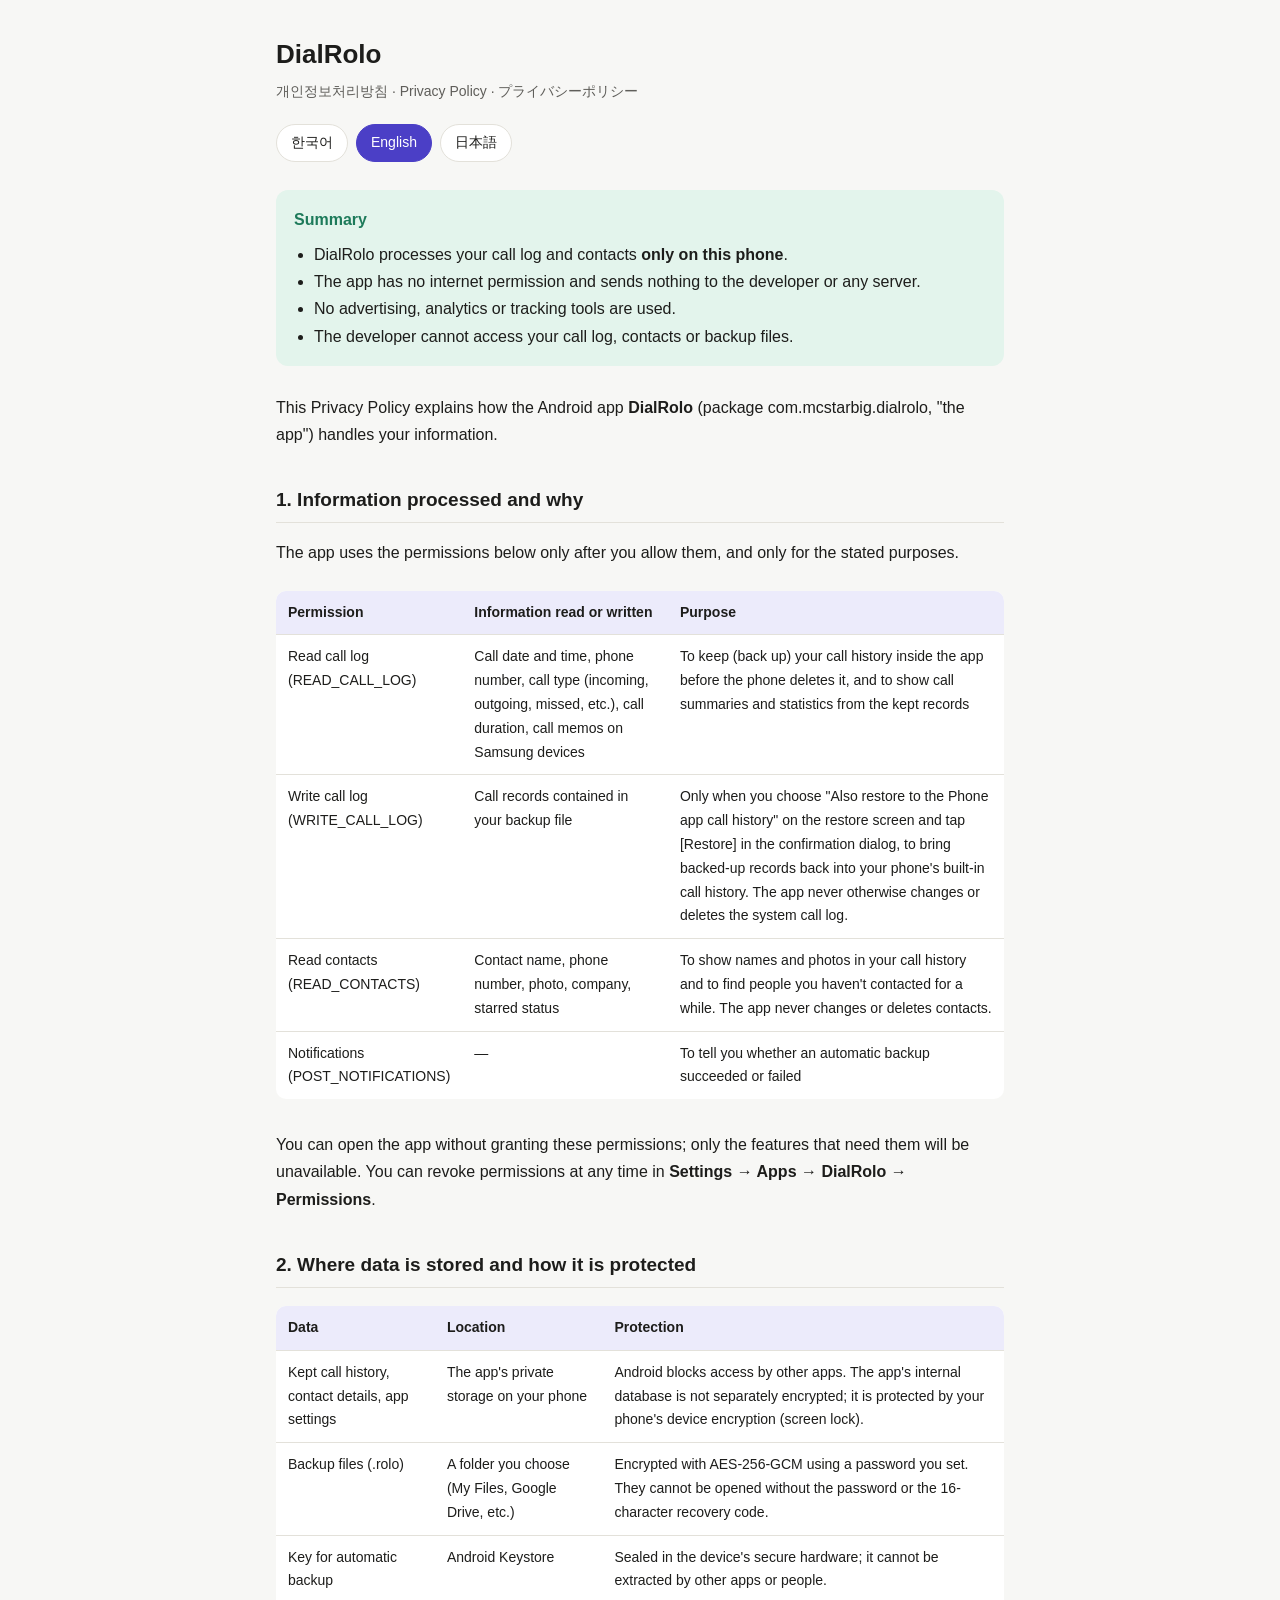
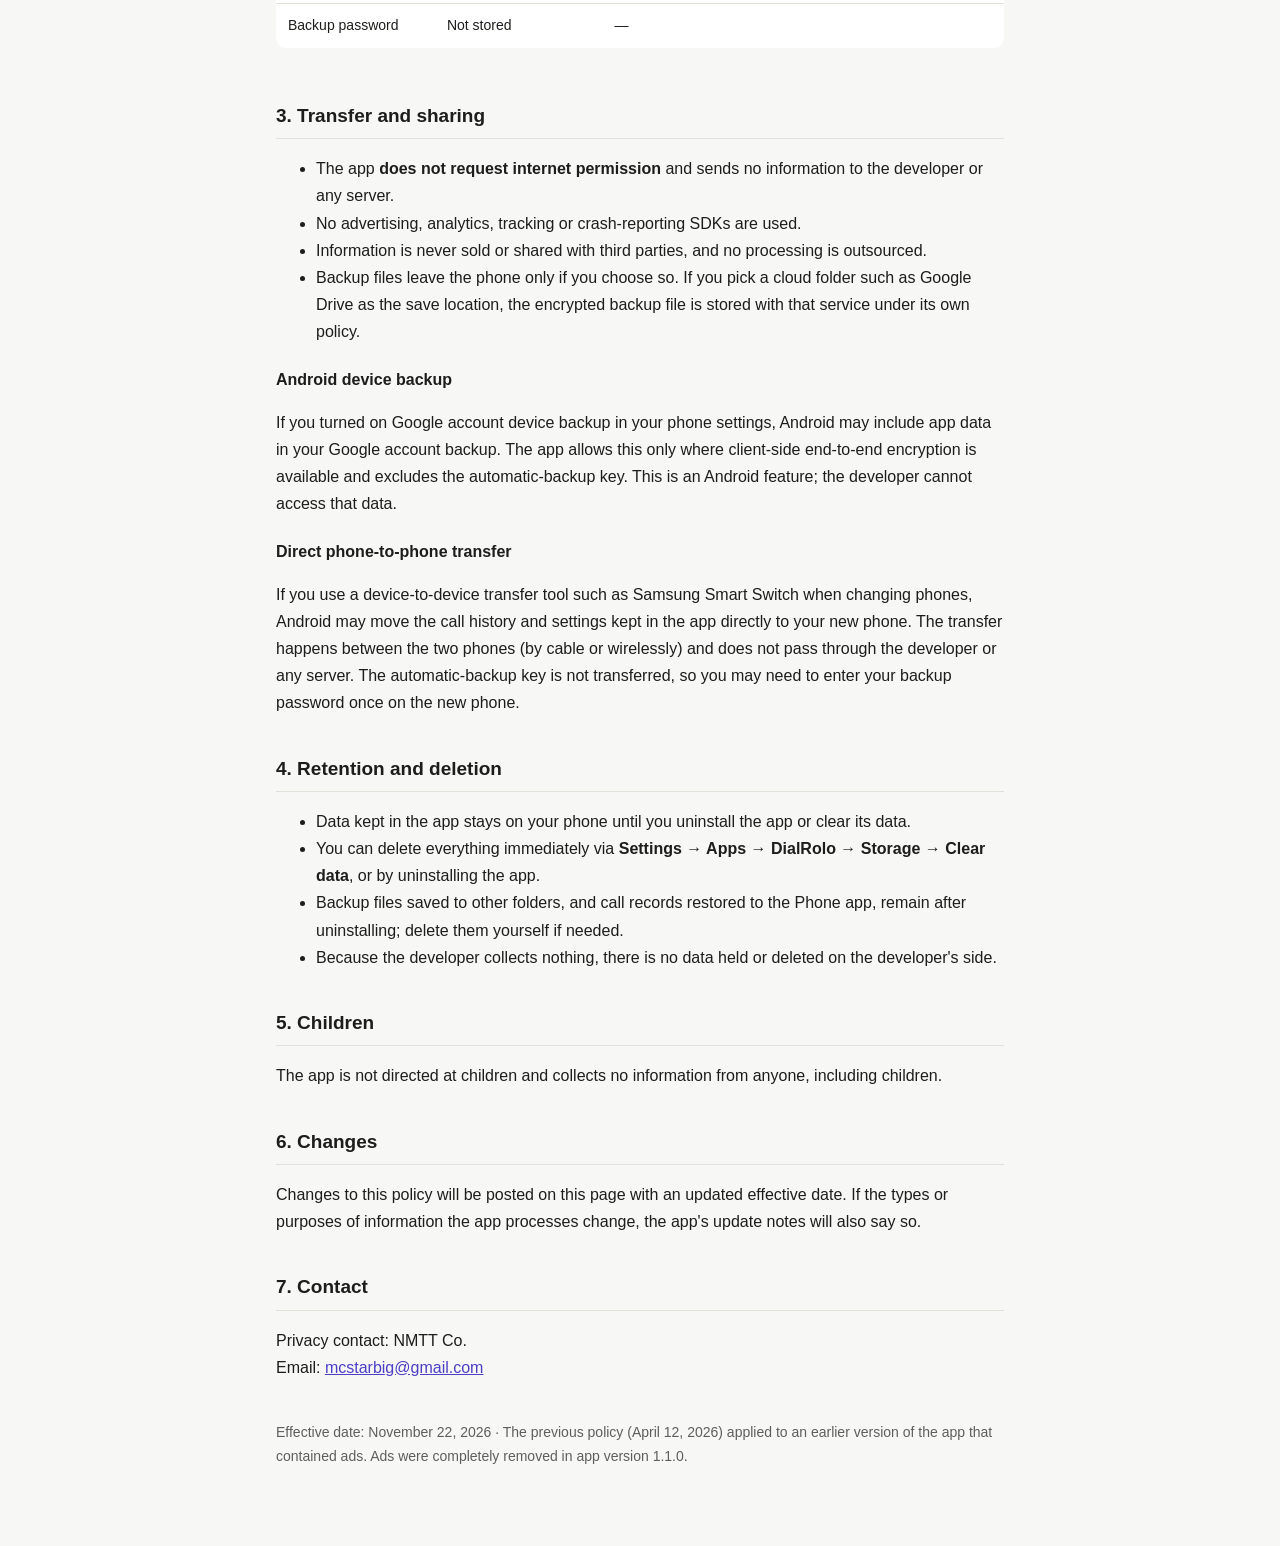
<file: index.html>
<!doctype html>
<html lang="ko">
<head>
<meta charset="utf-8">
<meta name="viewport" content="width=device-width, initial-scale=1">
<title>DialRolo 개인정보처리방침 · Privacy Policy</title>
<meta name="description" content="DialRolo 개인정보처리방침 / Privacy Policy / プライバシーポリシー">
<style>
:root{
  --bg:#f7f7f5; --card:#ffffff; --text:#1d1d1b; --muted:#5f5e5a; --line:#e3e1da;
  --accent:#4b3fc6; --accent-soft:#ecebfb; --ok:#1d7a5a; --ok-soft:#e3f4ec;
}
@media (prefers-color-scheme: dark){
  :root{
    --bg:#121212; --card:#1c1c1e; --text:#ececea; --muted:#a3a29c; --line:#2e2e30;
    --accent:#a59dff; --accent-soft:#25234a; --ok:#6fd3a8; --ok-soft:#163328;
  }
}
*{box-sizing:border-box}
body{margin:0;background:var(--bg);color:var(--text);
  font-family:-apple-system,BlinkMacSystemFont,"Pretendard","Apple SD Gothic Neo","Noto Sans KR","Noto Sans JP","Segoe UI",sans-serif;
  line-height:1.7;font-size:16px}
.wrap{max-width:760px;margin:0 auto;padding:32px 16px 64px}
header h1{font-size:26px;margin:0 0 4px}
header p{margin:0;color:var(--muted);font-size:14px}
.lang{display:flex;gap:8px;margin:20px 0 28px;flex-wrap:wrap}
.lang a{padding:6px 14px;border:1px solid var(--line);border-radius:999px;color:var(--text);text-decoration:none;font-size:14px;background:var(--card)}
.lang a.on{background:var(--accent);border-color:var(--accent);color:#fff}
section.doc{display:none}
section.doc.on{display:block}
.summary{background:var(--ok-soft);border-radius:12px;padding:16px 18px;margin:0 0 28px}
.summary strong{color:var(--ok)}
.summary ul{margin:8px 0 0;padding-left:20px}
h2{font-size:19px;margin:36px 0 10px;padding-bottom:6px;border-bottom:1px solid var(--line)}
h3{font-size:16px;margin:20px 0 6px}
table{width:100%;border-collapse:collapse;margin:8px 0 16px;font-size:14px;background:var(--card);border-radius:10px;overflow:hidden}
th,td{text-align:left;vertical-align:top;padding:10px 12px;border-bottom:1px solid var(--line)}
th{background:var(--accent-soft);font-weight:600}
tr:last-child td{border-bottom:none}
.tablewrap{overflow-x:auto}
.meta{color:var(--muted);font-size:14px;margin-top:40px}
a{color:var(--accent)}
</style>
</head>
<body>
<div class="wrap">
<header>
  <h1>DialRolo</h1>
  <p>개인정보처리방침 · Privacy Policy · プライバシーポリシー</p>
</header>

<nav class="lang" aria-label="Language">
  <a href="#ko" data-lang="ko">한국어</a>
  <a href="#en" data-lang="en">English</a>
  <a href="#ja" data-lang="ja">日本語</a>
</nav>

<!-- ===================== 한국어 ===================== -->
<section class="doc" id="ko" lang="ko">
  <div class="summary">
    <strong>요약</strong>
    <ul>
      <li>DialRolo는 통화기록과 연락처를 <b>이 휴대폰 안에서만</b> 처리합니다.</li>
      <li>앱에는 인터넷 권한이 없으며, 어떤 정보도 개발자나 외부 서버로 전송하지 않습니다.</li>
      <li>광고, 분석, 추적 도구를 사용하지 않습니다.</li>
      <li>개발자는 사용자의 통화기록, 연락처, 백업 파일에 접근할 수 없습니다.</li>
    </ul>
  </div>

  <p>이 개인정보처리방침은 Android 앱 <b>DialRolo</b>(패키지명 com.mcstarbig.dialrolo, 이하 "앱")가 사용자의 정보를 어떻게 다루는지 설명합니다.</p>

  <h2>1. 처리하는 정보와 목적</h2>
  <p>앱은 아래 권한을 사용자가 허용한 경우에만, 적힌 목적으로만 사용합니다.</p>
  <div class="tablewrap"><table>
    <tr><th>권한</th><th>읽거나 쓰는 정보</th><th>목적</th></tr>
    <tr><td>통화기록 읽기<br>(READ_CALL_LOG)</td><td>통화 날짜·시간, 상대방 번호, 통화 종류(수신·발신·부재중 등), 통화 시간, 삼성 기기의 통화 메모</td><td>휴대폰의 통화기록이 지워지기 전에 앱 안에 계속 보관(백업)하고, 보관한 기록으로 통화 요약과 통계를 보여 주기 위해</td></tr>
    <tr><td>통화기록 쓰기<br>(WRITE_CALL_LOG)</td><td>백업 파일에 담긴 통화기록</td><td>사용자가 복원 화면에서 "전화 앱 통화기록에도 복원"을 선택하고 확인 창에서 [복원]을 누른 경우에만, 백업한 기록을 휴대폰 기본 전화 앱의 통화기록에 되살리기 위해. 그 외에는 시스템 통화기록을 수정하거나 삭제하지 않습니다.</td></tr>
    <tr><td>연락처 읽기<br>(READ_CONTACTS)</td><td>연락처 이름, 전화번호, 사진, 회사명, 즐겨찾기 여부</td><td>통화기록에 상대방 이름과 사진을 표시하고, 한동안 연락하지 않은 사람을 찾아 주기 위해. 연락처를 수정하거나 삭제하지 않습니다.</td></tr>
    <tr><td>알림<br>(POST_NOTIFICATIONS)</td><td>—</td><td>자동 백업 결과(성공·실패)를 알려 주기 위해</td></tr>
  </table></div>
  <p>권한을 허용하지 않아도 앱을 열 수 있으며, 해당 권한이 필요한 기능만 사용할 수 없습니다. 권한은 언제든 휴대폰 <b>설정 → 애플리케이션 → DialRolo → 권한</b>에서 철회할 수 있습니다.</p>

  <h2>2. 저장 위치와 보호</h2>
  <div class="tablewrap"><table>
    <tr><th>정보</th><th>저장 위치</th><th>보호 방식</th></tr>
    <tr><td>보관한 통화기록, 연락처 정보, 앱 설정</td><td>휴대폰 안의 앱 전용 저장 공간</td><td>Android가 다른 앱의 접근을 차단합니다. 앱 내부 데이터베이스 자체는 별도로 암호화하지 않으며, 휴대폰의 기기 암호화(화면 잠금)로 보호됩니다.</td></tr>
    <tr><td>백업 파일(.rolo)</td><td>사용자가 직접 고른 폴더(내 파일, 구글 드라이브 등)</td><td>사용자가 정한 비밀번호로 AES-256-GCM 암호화됩니다. 비밀번호나 16자리 복구 코드 없이는 열 수 없습니다.</td></tr>
    <tr><td>자동 백업용 열쇠</td><td>Android Keystore</td><td>기기 보안 영역에 봉인되어 다른 앱이나 사람이 꺼낼 수 없습니다.</td></tr>
    <tr><td>백업 비밀번호</td><td>저장하지 않음</td><td>—</td></tr>
  </table></div>

  <h2>3. 외부 전송과 제3자 제공</h2>
  <ul>
    <li>앱은 <b>인터넷 권한을 요청하지 않으며</b>, 개발자나 외부 서버로 어떤 정보도 전송하지 않습니다.</li>
    <li>광고, 분석, 추적, 크래시 보고 도구(SDK)를 사용하지 않습니다.</li>
    <li>정보를 판매하거나 제3자에게 제공하지 않으며, 처리를 위탁하지 않습니다.</li>
    <li>백업 파일을 다른 곳으로 옮기는 것은 사용자가 직접 선택한 경우에만 이루어집니다. 사용자가 구글 드라이브 같은 클라우드 폴더를 저장 위치로 고르면, 암호화된 백업 파일이 그 서비스에 저장되며 해당 서비스의 정책이 적용됩니다.</li>
  </ul>

  <h3>Android 기기 백업</h3>
  <p>휴대폰 설정에서 Google 계정의 기기 백업을 켠 경우, Android 운영체제가 앱 데이터를 사용자의 Google 계정 백업에 포함할 수 있습니다. 앱은 이 백업을 기기 측 종단간 암호화가 가능한 경우에만 허용하며, 자동 백업용 열쇠는 제외합니다. 이 기능은 Android가 제공하는 것으로 개발자는 해당 데이터에 접근할 수 없습니다.</p>

  <h3>휴대폰 간 직접 이전</h3>
  <p>휴대폰을 바꿀 때 Samsung Smart Switch 같은 기기 간 이전 기능을 사용하면, Android가 앱에 보관된 통화기록과 설정을 새 휴대폰으로 직접 옮길 수 있습니다. 이 전송은 두 휴대폰 사이(케이블 또는 무선)에서 이루어지며 개발자나 외부 서버를 거치지 않습니다. 자동 백업용 열쇠는 옮겨지지 않으므로, 새 휴대폰에서는 백업 비밀번호를 한 번 다시 입력해야 할 수 있습니다.</p>

  <h2>4. 보관 기간과 삭제</h2>
  <ul>
    <li>앱에 보관한 정보는 사용자가 앱을 삭제하거나 앱 데이터를 지울 때까지 휴대폰에 남습니다.</li>
    <li>휴대폰 <b>설정 → 애플리케이션 → DialRolo → 저장공간 → 데이터 삭제</b> 또는 앱 삭제로 모든 정보를 즉시 지울 수 있습니다.</li>
    <li>사용자가 다른 폴더에 저장한 백업 파일과, 전화 앱으로 복원한 통화기록은 앱을 삭제해도 남으므로 필요하면 직접 지워야 합니다.</li>
    <li>개발자는 정보를 수집하지 않으므로 개발자 측에서 보관하거나 파기할 정보가 없습니다.</li>
  </ul>

  <h2>5. 아동의 개인정보</h2>
  <p>앱은 아동을 대상으로 하지 않으며, 아동을 포함한 누구의 정보도 수집하지 않습니다.</p>

  <h2>6. 방침의 변경</h2>
  <p>이 방침이 바뀌면 이 페이지에 게시하고 아래 시행일을 갱신합니다. 앱이 처리하는 정보의 종류나 목적이 바뀌는 경우에는 앱 업데이트 내용에도 안내합니다.</p>

  <h2>7. 문의</h2>
  <p>개인정보 보호책임자: NMTT Co.<br>
  이메일: <a href="mailto:mcstarbig@gmail.com">mcstarbig@gmail.com</a></p>

  <p class="meta">시행일: 2026년 11월 22일 · 이전 방침(2026년 4월 12일)은 광고를 포함하던 이전 버전의 앱에 해당합니다. 앱 1.1.0부터 광고가 완전히 제거되었습니다.</p>
</section>

<!-- ===================== English ===================== -->
<section class="doc" id="en" lang="en">
  <div class="summary">
    <strong>Summary</strong>
    <ul>
      <li>DialRolo processes your call log and contacts <b>only on this phone</b>.</li>
      <li>The app has no internet permission and sends nothing to the developer or any server.</li>
      <li>No advertising, analytics or tracking tools are used.</li>
      <li>The developer cannot access your call log, contacts or backup files.</li>
    </ul>
  </div>

  <p>This Privacy Policy explains how the Android app <b>DialRolo</b> (package com.mcstarbig.dialrolo, "the app") handles your information.</p>

  <h2>1. Information processed and why</h2>
  <p>The app uses the permissions below only after you allow them, and only for the stated purposes.</p>
  <div class="tablewrap"><table>
    <tr><th>Permission</th><th>Information read or written</th><th>Purpose</th></tr>
    <tr><td>Read call log<br>(READ_CALL_LOG)</td><td>Call date and time, phone number, call type (incoming, outgoing, missed, etc.), call duration, call memos on Samsung devices</td><td>To keep (back up) your call history inside the app before the phone deletes it, and to show call summaries and statistics from the kept records</td></tr>
    <tr><td>Write call log<br>(WRITE_CALL_LOG)</td><td>Call records contained in your backup file</td><td>Only when you choose "Also restore to the Phone app call history" on the restore screen and tap [Restore] in the confirmation dialog, to bring backed-up records back into your phone's built-in call history. The app never otherwise changes or deletes the system call log.</td></tr>
    <tr><td>Read contacts<br>(READ_CONTACTS)</td><td>Contact name, phone number, photo, company, starred status</td><td>To show names and photos in your call history and to find people you haven't contacted for a while. The app never changes or deletes contacts.</td></tr>
    <tr><td>Notifications<br>(POST_NOTIFICATIONS)</td><td>—</td><td>To tell you whether an automatic backup succeeded or failed</td></tr>
  </table></div>
  <p>You can open the app without granting these permissions; only the features that need them will be unavailable. You can revoke permissions at any time in <b>Settings → Apps → DialRolo → Permissions</b>.</p>

  <h2>2. Where data is stored and how it is protected</h2>
  <div class="tablewrap"><table>
    <tr><th>Data</th><th>Location</th><th>Protection</th></tr>
    <tr><td>Kept call history, contact details, app settings</td><td>The app's private storage on your phone</td><td>Android blocks access by other apps. The app's internal database is not separately encrypted; it is protected by your phone's device encryption (screen lock).</td></tr>
    <tr><td>Backup files (.rolo)</td><td>A folder you choose (My Files, Google Drive, etc.)</td><td>Encrypted with AES-256-GCM using a password you set. They cannot be opened without the password or the 16-character recovery code.</td></tr>
    <tr><td>Key for automatic backup</td><td>Android Keystore</td><td>Sealed in the device's secure hardware; it cannot be extracted by other apps or people.</td></tr>
    <tr><td>Backup password</td><td>Not stored</td><td>—</td></tr>
  </table></div>

  <h2>3. Transfer and sharing</h2>
  <ul>
    <li>The app <b>does not request internet permission</b> and sends no information to the developer or any server.</li>
    <li>No advertising, analytics, tracking or crash-reporting SDKs are used.</li>
    <li>Information is never sold or shared with third parties, and no processing is outsourced.</li>
    <li>Backup files leave the phone only if you choose so. If you pick a cloud folder such as Google Drive as the save location, the encrypted backup file is stored with that service under its own policy.</li>
  </ul>

  <h3>Android device backup</h3>
  <p>If you turned on Google account device backup in your phone settings, Android may include app data in your Google account backup. The app allows this only where client-side end-to-end encryption is available and excludes the automatic-backup key. This is an Android feature; the developer cannot access that data.</p>

  <h3>Direct phone-to-phone transfer</h3>
  <p>If you use a device-to-device transfer tool such as Samsung Smart Switch when changing phones, Android may move the call history and settings kept in the app directly to your new phone. The transfer happens between the two phones (by cable or wirelessly) and does not pass through the developer or any server. The automatic-backup key is not transferred, so you may need to enter your backup password once on the new phone.</p>

  <h2>4. Retention and deletion</h2>
  <ul>
    <li>Data kept in the app stays on your phone until you uninstall the app or clear its data.</li>
    <li>You can delete everything immediately via <b>Settings → Apps → DialRolo → Storage → Clear data</b>, or by uninstalling the app.</li>
    <li>Backup files saved to other folders, and call records restored to the Phone app, remain after uninstalling; delete them yourself if needed.</li>
    <li>Because the developer collects nothing, there is no data held or deleted on the developer's side.</li>
  </ul>

  <h2>5. Children</h2>
  <p>The app is not directed at children and collects no information from anyone, including children.</p>

  <h2>6. Changes</h2>
  <p>Changes to this policy will be posted on this page with an updated effective date. If the types or purposes of information the app processes change, the app's update notes will also say so.</p>

  <h2>7. Contact</h2>
  <p>Privacy contact: NMTT Co.<br>
  Email: <a href="mailto:mcstarbig@gmail.com">mcstarbig@gmail.com</a></p>

  <p class="meta">Effective date: November 22, 2026 · The previous policy (April 12, 2026) applied to an earlier version of the app that contained ads. Ads were completely removed in app version 1.1.0.</p>
</section>

<!-- ===================== 日本語 ===================== -->
<section class="doc" id="ja" lang="ja">
  <div class="summary">
    <strong>概要</strong>
    <ul>
      <li>DialRolo は通話履歴と連絡先を<b>この端末の中だけ</b>で処理します。</li>
      <li>アプリにはインターネット権限がなく、開発者や外部サーバーへ情報を送信しません。</li>
      <li>広告、分析、トラッキングのツールは使用しません。</li>
      <li>開発者はユーザーの通話履歴、連絡先、バックアップファイルにアクセスできません。</li>
    </ul>
  </div>

  <p>本プライバシーポリシーは、Android アプリ <b>DialRolo</b>(パッケージ名 com.mcstarbig.dialrolo、以下「本アプリ」)がユーザーの情報をどのように扱うかを説明します。</p>

  <h2>1. 処理する情報と目的</h2>
  <p>本アプリは、ユーザーが許可した場合にのみ、以下の目的に限って権限を使用します。</p>
  <div class="tablewrap"><table>
    <tr><th>権限</th><th>読み取り・書き込みする情報</th><th>目的</th></tr>
    <tr><td>通話履歴の読み取り<br>(READ_CALL_LOG)</td><td>通話の日時、相手の電話番号、通話の種類(着信・発信・不在着信など)、通話時間、Samsung 端末の通話メモ</td><td>端末の通話履歴が削除される前にアプリ内に保管(バックアップ)し、保管した記録から通話の概要と統計を表示するため</td></tr>
    <tr><td>通話履歴の書き込み<br>(WRITE_CALL_LOG)</td><td>バックアップファイルに含まれる通話履歴</td><td>復元画面で「電話アプリの通話履歴にも復元」を選び、確認画面で[復元]を押した場合に限り、バックアップした履歴を端末の標準電話アプリに戻すため。それ以外でシステムの通話履歴を変更・削除することはありません。</td></tr>
    <tr><td>連絡先の読み取り<br>(READ_CONTACTS)</td><td>連絡先の名前、電話番号、写真、会社名、お気に入り</td><td>通話履歴に相手の名前と写真を表示し、しばらく連絡していない人を見つけるため。連絡先を変更・削除することはありません。</td></tr>
    <tr><td>通知<br>(POST_NOTIFICATIONS)</td><td>—</td><td>自動バックアップの結果(成功・失敗)をお知らせするため</td></tr>
  </table></div>
  <p>権限を許可しなくてもアプリは開けますが、その権限が必要な機能は使えません。権限は端末の<b>設定 → アプリ → DialRolo → 権限</b>からいつでも取り消せます。</p>

  <h2>2. 保存場所と保護</h2>
  <div class="tablewrap"><table>
    <tr><th>情報</th><th>保存場所</th><th>保護方法</th></tr>
    <tr><td>保管した通話履歴、連絡先情報、アプリ設定</td><td>端末内のアプリ専用領域</td><td>Android が他のアプリからのアクセスを遮断します。アプリ内部のデータベース自体は個別に暗号化しておらず、端末の暗号化(画面ロック)で保護されます。</td></tr>
    <tr><td>バックアップファイル(.rolo)</td><td>ユーザーが選んだフォルダ(マイファイル、Google ドライブなど)</td><td>ユーザーが設定したパスワードで AES-256-GCM により暗号化されます。パスワードまたは16桁の復旧コードがなければ開けません。</td></tr>
    <tr><td>自動バックアップ用の鍵</td><td>Android Keystore</td><td>端末のセキュア領域に封印され、他のアプリや人が取り出すことはできません。</td></tr>
    <tr><td>バックアップのパスワード</td><td>保存しません</td><td>—</td></tr>
  </table></div>

  <h2>3. 外部送信と第三者提供</h2>
  <ul>
    <li>本アプリは<b>インターネット権限を要求せず</b>、開発者や外部サーバーへ情報を送信しません。</li>
    <li>広告、分析、トラッキング、クラッシュレポートの SDK は使用しません。</li>
    <li>情報を販売したり第三者に提供したりせず、処理の委託も行いません。</li>
    <li>バックアップファイルを他の場所へ移すのは、ユーザー自身が選んだ場合だけです。Google ドライブなどのクラウドフォルダを保存先に選んだ場合、暗号化されたバックアップファイルはそのサービスに保存され、そのサービスのポリシーが適用されます。</li>
  </ul>

  <h3>Android の端末バックアップ</h3>
  <p>端末の設定で Google アカウントのバックアップを有効にしている場合、Android がアプリデータを Google アカウントのバックアップに含めることがあります。本アプリは端末側のエンドツーエンド暗号化が利用できる場合にのみこれを許可し、自動バックアップ用の鍵は除外します。これは Android の機能であり、開発者はそのデータにアクセスできません。</p>

  <h3>端末間の直接移行</h3>
  <p>機種変更の際に Samsung Smart Switch などの端末間移行機能を使うと、Android がアプリに保管された通話履歴と設定を新しい端末へ直接移すことがあります。この転送は2台の端末の間(ケーブルまたは無線)で行われ、開発者や外部サーバーを経由しません。自動バックアップ用の鍵は移行されないため、新しい端末でバックアップのパスワードを一度入力し直す必要がある場合があります。</p>

  <h2>4. 保管期間と削除</h2>
  <ul>
    <li>アプリに保管した情報は、アプリを削除するかアプリのデータを消去するまで端末に残ります。</li>
    <li>端末の<b>設定 → アプリ → DialRolo → ストレージ → データを削除</b>、またはアプリの削除により、すべての情報をすぐに消去できます。</li>
    <li>他のフォルダに保存したバックアップファイルと、電話アプリに復元した通話履歴はアプリを削除しても残るため、必要に応じてご自身で削除してください。</li>
    <li>開発者は情報を収集しないため、開発者側で保管・削除する情報はありません。</li>
  </ul>

  <h2>5. 子どもの情報</h2>
  <p>本アプリは子どもを対象としておらず、子どもを含む誰の情報も収集しません。</p>

  <h2>6. ポリシーの変更</h2>
  <p>本ポリシーを変更する場合は、このページに掲載し、下記の施行日を更新します。アプリが処理する情報の種類や目的が変わる場合は、アプリの更新内容でもお知らせします。</p>

  <h2>7. お問い合わせ</h2>
  <p>個人情報保護責任者: NMTT Co.<br>
  メール: <a href="mailto:mcstarbig@gmail.com">mcstarbig@gmail.com</a></p>

  <p class="meta">施行日: 2026年11月22日 · 以前のポリシー(2026年4月12日)は広告を含んでいた旧バージョンのアプリに関するものです。アプリ 1.1.0 で広告は完全に削除されました。</p>
</section>
</div>

<script>
(function(){
  var langs=["ko","en","ja"];
  function show(l){
    if(langs.indexOf(l)<0) l="ko";
    langs.forEach(function(x){
      document.getElementById(x).classList.toggle("on",x===l);
      var a=document.querySelector('.lang a[data-lang="'+x+'"]');
      if(a) a.classList.toggle("on",x===l);
    });
    document.documentElement.lang=l;
  }
  var h=(location.hash||"").replace("#","");
  var nav=(navigator.language||"ko").slice(0,2);
  show(langs.indexOf(h)>=0?h:(langs.indexOf(nav)>=0?nav:"ko"));
  window.addEventListener("hashchange",function(){show(location.hash.replace("#",""));});
})();
</script>
</body>
</html>
</file>
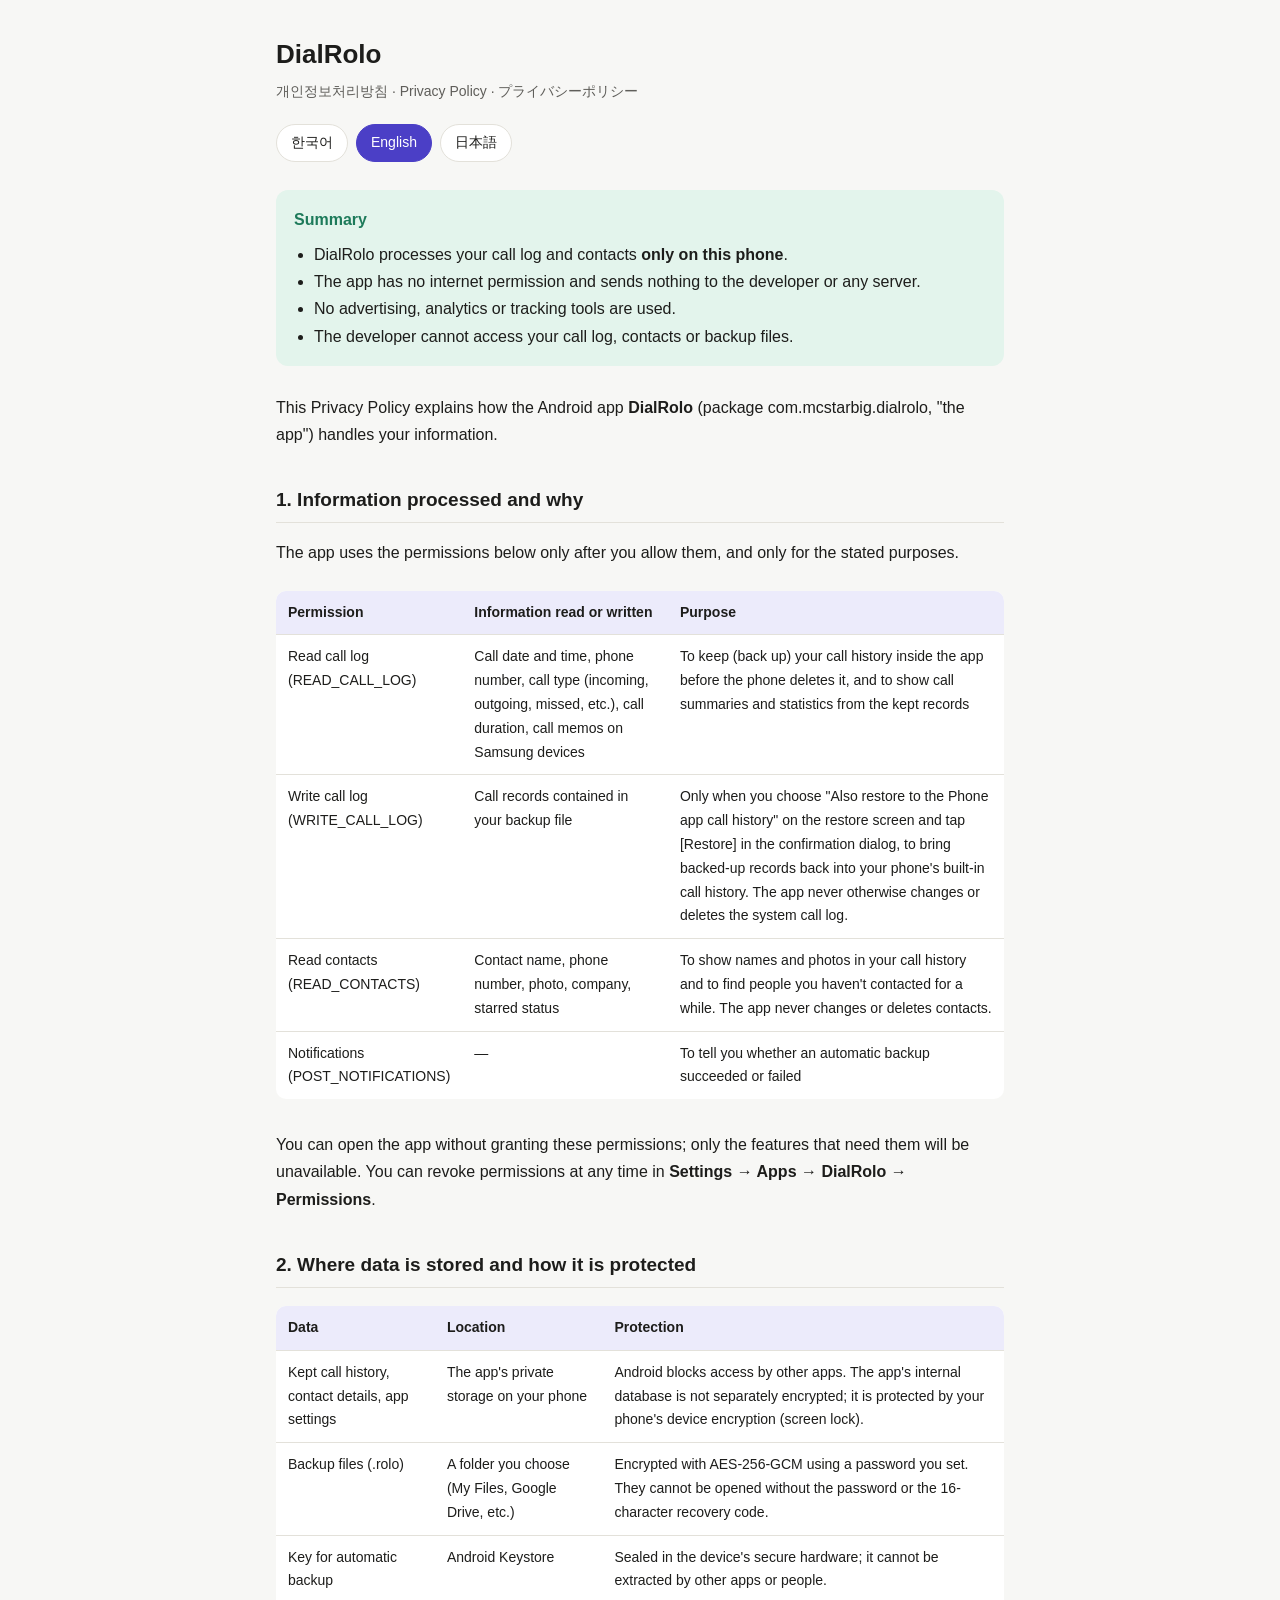
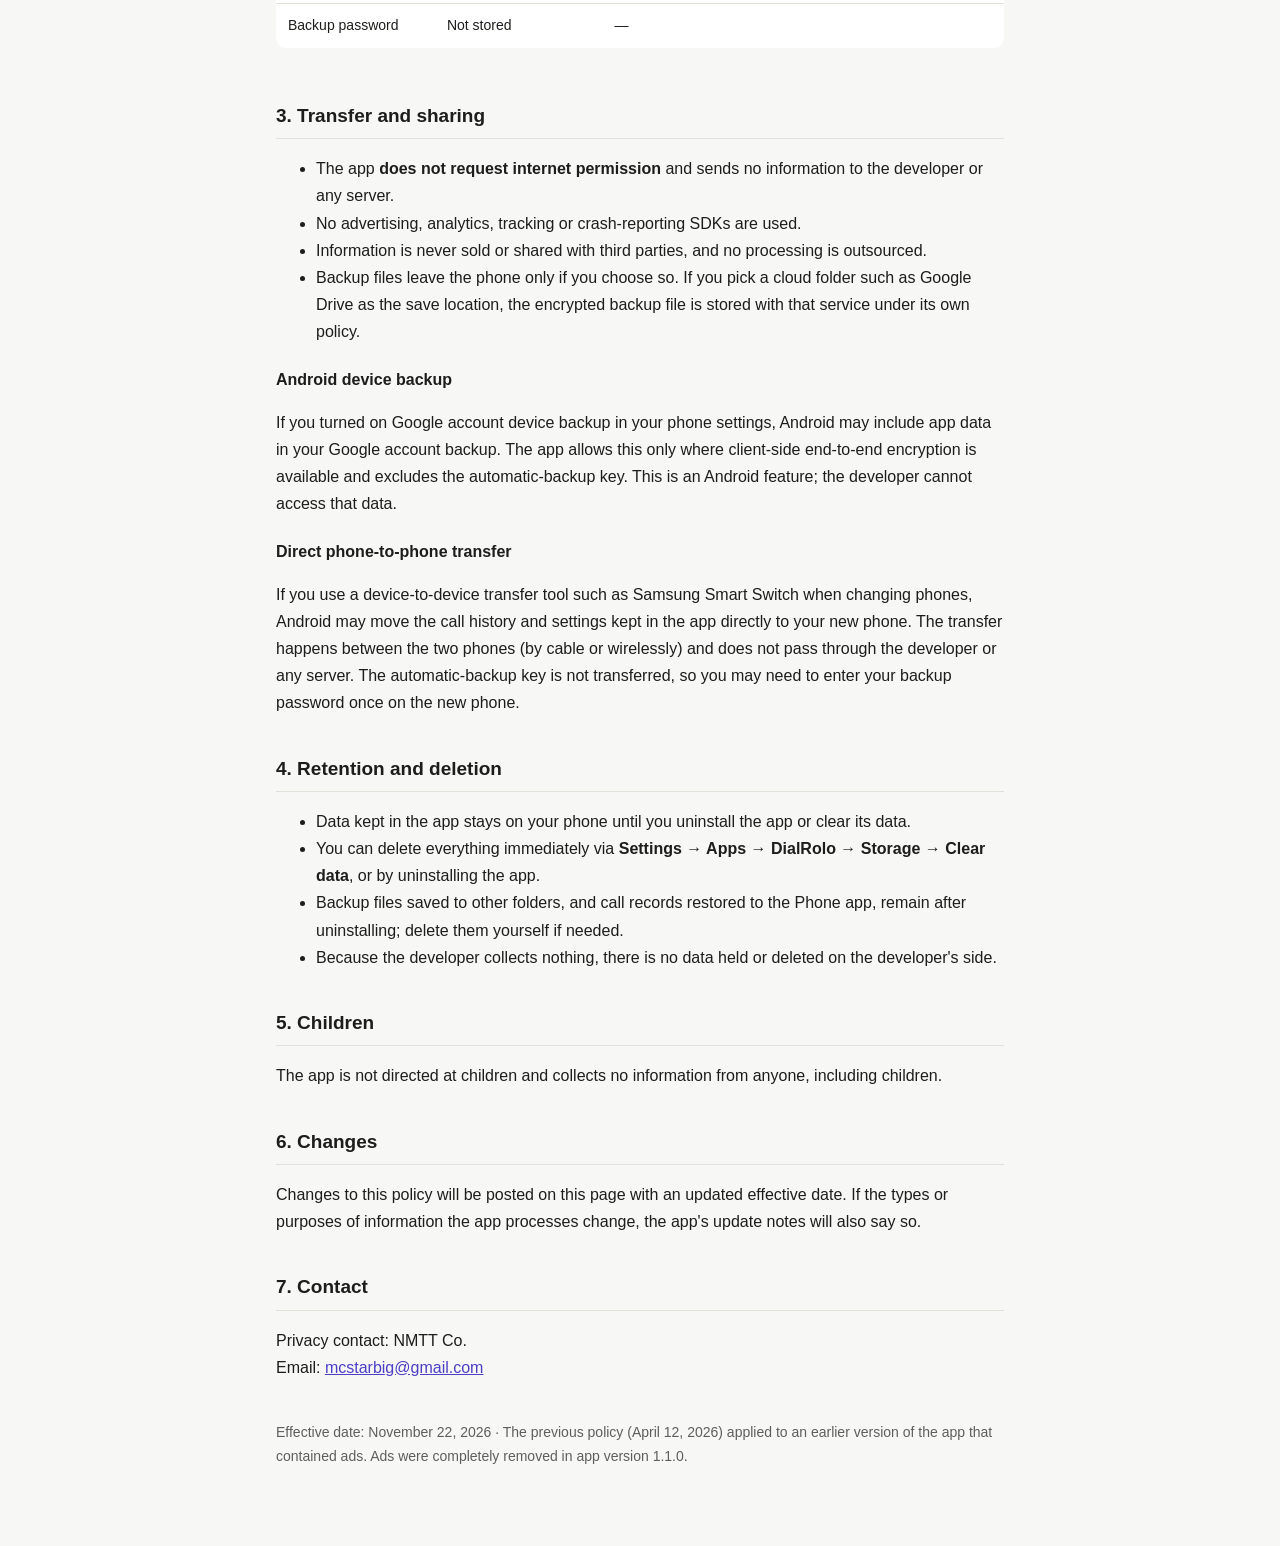
<file: privacy.html>
<!doctype html>
<html lang="ko">
<head>
<meta charset="utf-8">
<meta name="viewport" content="width=device-width, initial-scale=1">
<title>DialRolo 개인정보처리방침 · Privacy Policy</title>
<meta http-equiv="refresh" content="0; url=./">
<link rel="canonical" href="https://dialrolo.github.io/">
<script>location.replace("./" + location.hash);</script>
</head>
<body>
<p>개인정보처리방침이 이동했습니다 · The privacy policy has moved · プライバシーポリシーは移動しました:
<a href="./">https://dialrolo.github.io/</a></p>
</body>
</html>
</file>
